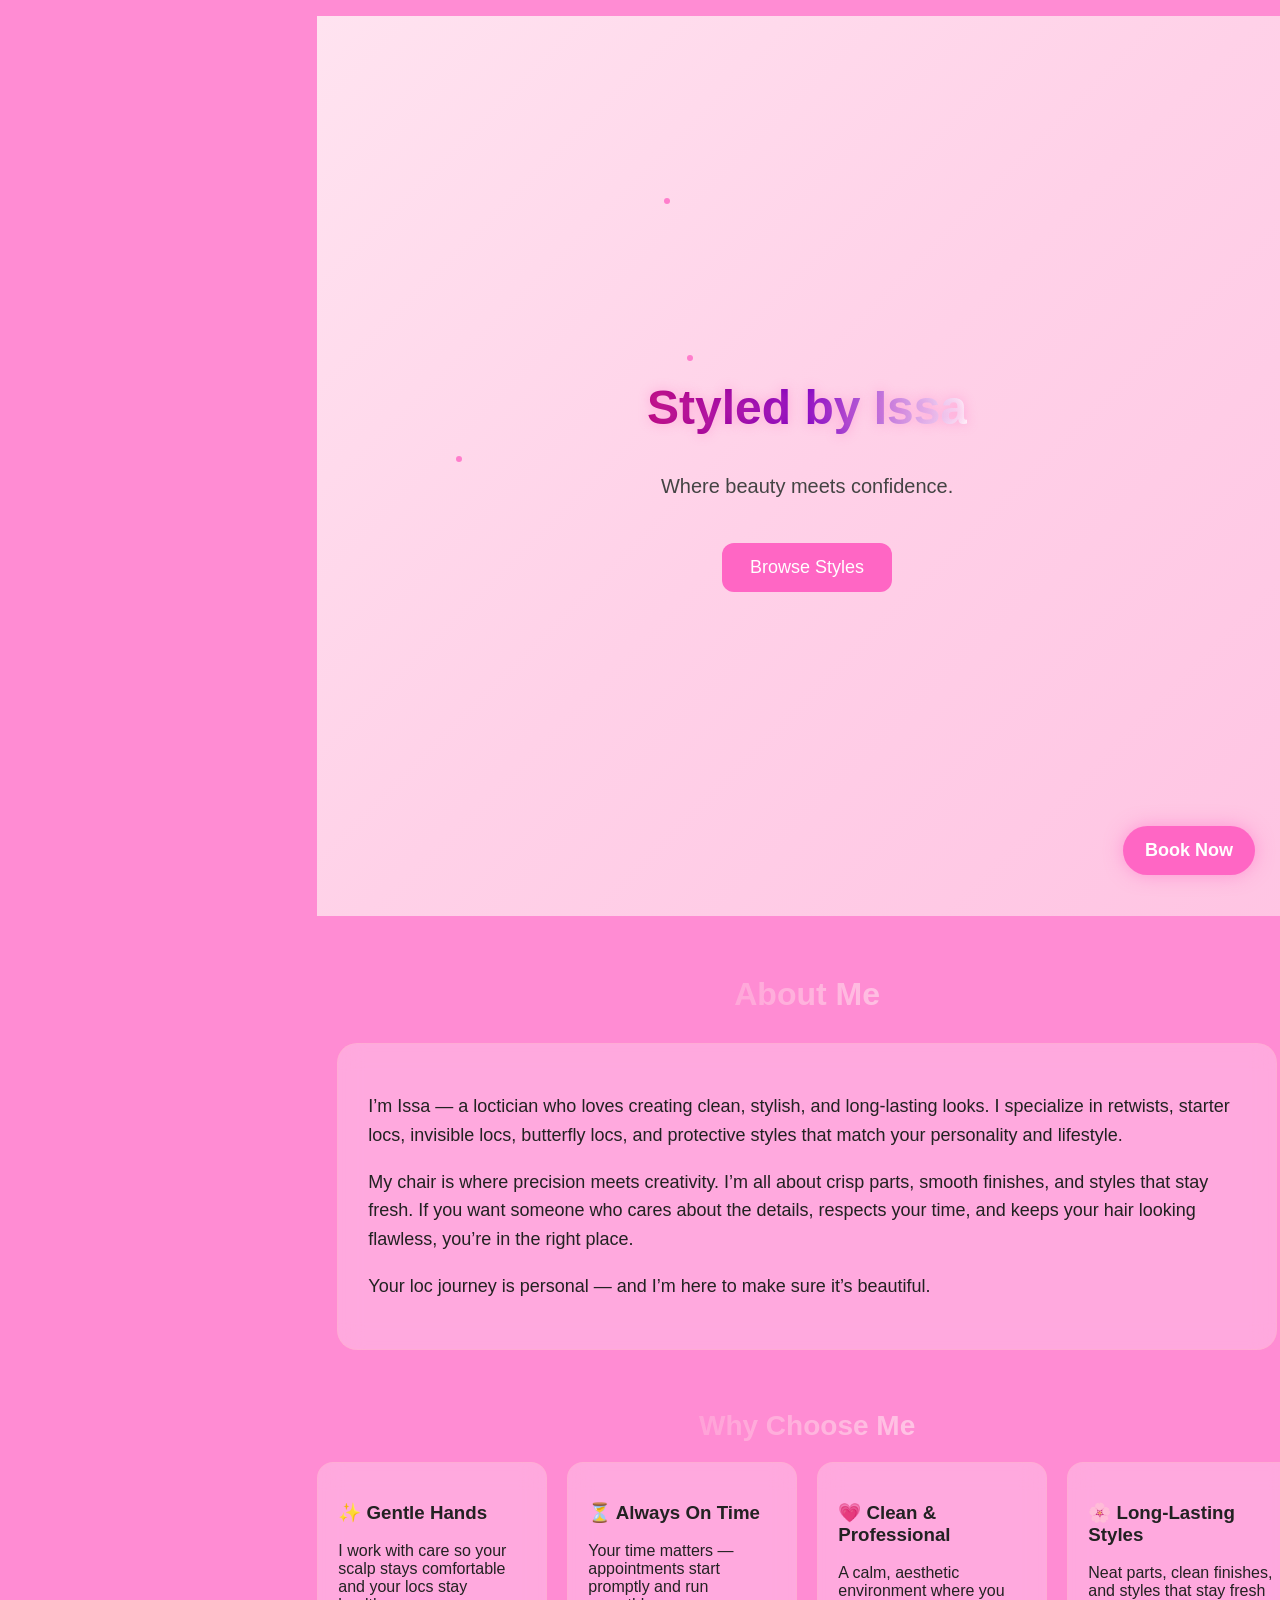
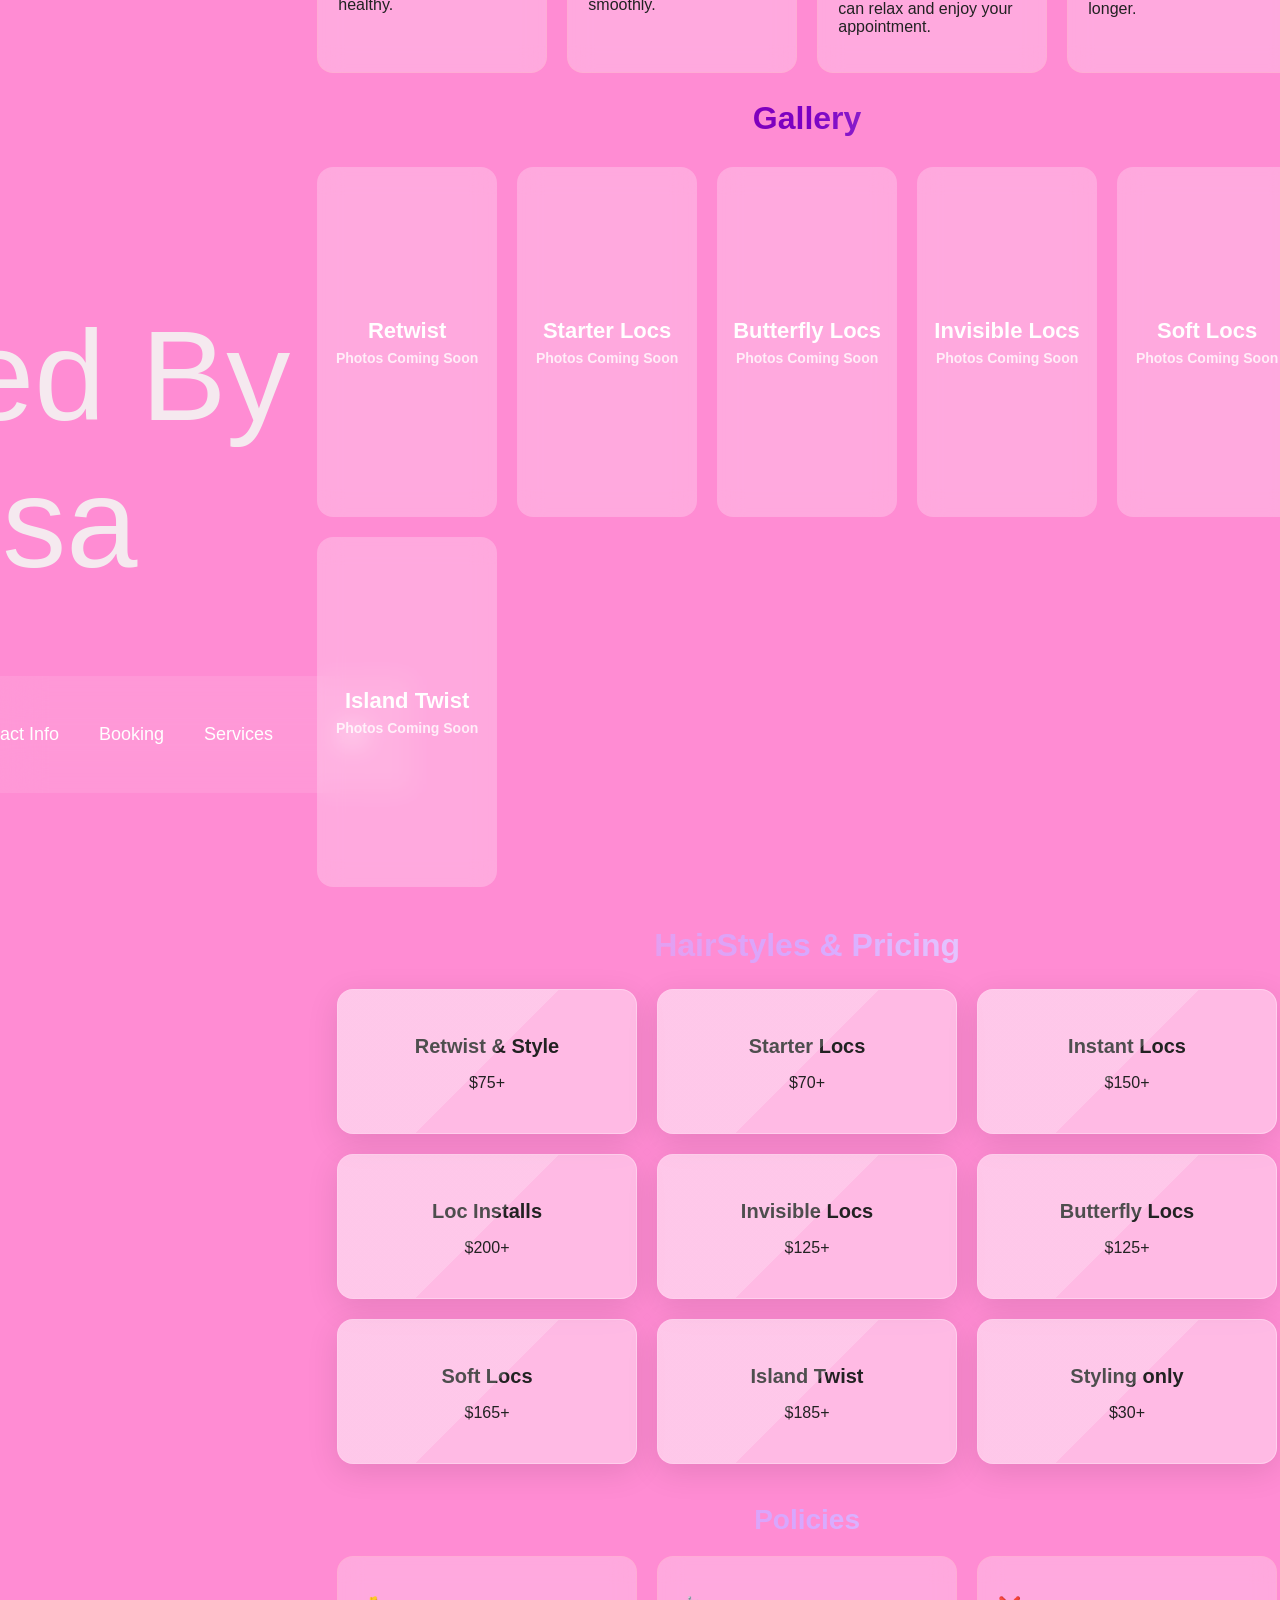
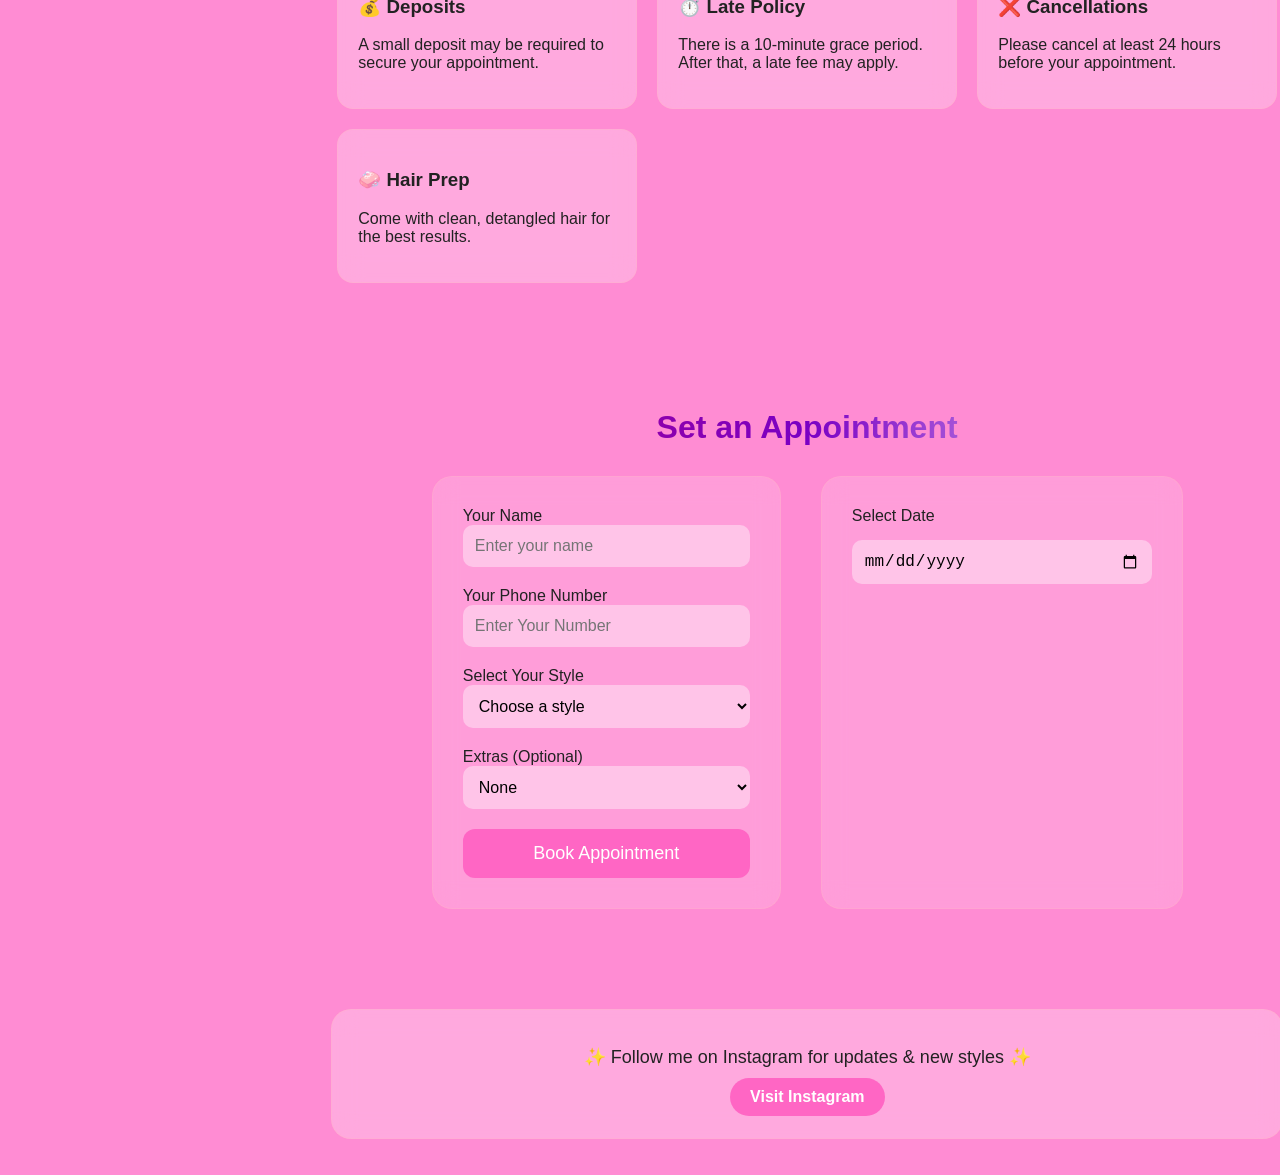
<file: index.html>
<!DOCTYPE html>
<!--[if lt IE 7]>      <html class="no-js lt-ie9 lt-ie8 lt-ie7"> <![endif]-->
<!--[if IE 7]>         <html class="no-js lt-ie9 lt-ie8"> <![endif]-->
<!--[if IE 8]>         <html class="no-js lt-ie9"> <![endif]-->
<!--[if gt IE 8]>      <html class="no-js"> <!--<![endif]-->
<html>
    <head>
        <meta charset="utf-8">
        <meta http-equiv="X-UA-Compatible" content="IE=edge">
        <title>Issa Locs</title>
        <meta name="description" content="">
        <meta name="viewport" content="width=device-width, initial-scale=1.0">
        <link rel="stylesheet" href="style.css">
    </head>

    <body>
        <div class="loading-screen">
    <div class="loading-text">Loading your glam ✨</div>
</div>

        <div class="scroll-indicator"></div>

        <header>
             <div class="nav-logo">Styled By Issa</div>
    <nav class="navbar">



    <ul class="nav-links">
        <li><a href="#home">Home</a></li>
        <li><a href="#gallery">Gallery</a></li>
        <li><a href="#contact">Contact Info</a></li>
        <li><a href="#booking">Booking</a></li>
        <li><a href="#services">Services</a></li>
    </ul>
 

    <div class="nav-toggle" id="mobile-menu">
        <div class="hamburger-icon">
            <span class="bar"></span>
            <span class="bar"></span>
            <span class="bar"></span>
        </div>
        <div class="dropdown-menu" id="dropdown-content">
            <button id="theme-toggle" class="theme-btn">
                <span id="theme icon">☀️</span> Light Mode
            </button>
        </div>
    </div>
</nav>

        </header>
        <main>
            <section id="home" class="home-section">
    <div class="hero-content fade-up">
        <h1 class="hero-title shimmer-text-3 ">Styled by Issa</h1>
        <p class="hero-subtitle">Where beauty meets confidence.</p>
        <button class="hero-btn shimmer-btn">Browse Styles</button>
    </div>
</section>
<section id="about" class="about-section fade-up">
    <h2 class="section-title shimmer-text ">About Me</h2>

    <div class="about-card slide-left">
        <p>
            I’m Issa — a loctician who loves creating clean, stylish, and long‑lasting looks.
            I specialize in retwists, starter locs, invisible locs, butterfly locs, and protective
            styles that match your personality and lifestyle.
        </p>

        <p>
            My chair is where precision meets creativity. I’m all about crisp parts, smooth finishes,
            and styles that stay fresh. If you want someone who cares about the details, respects your
            time, and keeps your hair looking flawless, you’re in the right place.
        </p>

        <p>
            Your loc journey is personal — and I’m here to make sure it’s beautiful.
        </p>
    </div>
</section>
<div class="why-choose fade-up">
    <h2 class="mini-title shimmer-text">Why Choose Me</h2>

    <div class="why-grid">
        <div class="why-card slide-left">
            <h3>✨ Gentle Hands</h3>
            <p>I work with care so your scalp stays comfortable and your locs stay healthy.</p>
        </div>

        <div class="why-card slide-right">
            <h3>⏳ Always On Time</h3>
            <p>Your time matters — appointments start promptly and run smoothly.</p>
        </div>

        <div class="why-card slide-left">
            <h3>💗 Clean & Professional</h3>
            <p>A calm, aesthetic environment where you can relax and enjoy your appointment.</p>
        </div>

        <div class="why-card slide-right">
            <h3>🌸 Long‑Lasting Styles</h3>
            <p>Neat parts, clean finishes, and styles that stay fresh longer.</p>
        </div>
    </div>
</div>


         <section id="gallery" class="gallery-section fade-up">
    <h2 class="section-title shimmer-text-3">Gallery</h2>

    <div class="gallery-grid">

        <div class="gallery-card slide-left">
            <div class="placeholder">Retwist<br><span>Photos Coming Soon</span></div>
        </div>

        <div class="gallery-card slide-right">
            <div class="placeholder">Starter Locs<br><span>Photos Coming Soon</span></div>
        </div>

        <div class="gallery-card slide-left">
            <div class="placeholder">Butterfly Locs<br><span>Photos Coming Soon</span></div>
        </div>

        <div class="gallery-card slide-right">
            <div class="placeholder">Invisible Locs<br><span>Photos Coming Soon</span></div>
        </div>

        <div class="gallery-card slide-left">
            <div class="placeholder">Soft Locs<br><span>Photos Coming Soon</span></div>
        </div>

        <div class="gallery-card slide-right">
            <div class="placeholder">Island Twist<br><span>Photos Coming Soon</span></div>
        </div>

    </div>
</section>

         
        <section id="services" class="services-section glow-hover">
            <h2 class="mini-title shimmer-text-2"> HairStyles & Pricing</h2>

            <div class="services-grid">
                <div class="service-card">
                    <h3>Retwist & Style</h3>
                    <p class="serivce-price">$75+</p>
                </div>
                <div class="service-card">
                    <h3>Starter Locs</h3>
                    <p class="serivce-price">$70+</p>
                </div>
                <div class="service-card">
                <h3>Instant Locs</h3>
                <p class="serivce-price">$150+</p>
                </div>
                <div class="service-card">
                <h3>Loc Installs</h3>
                <p class="serivce-price">$200+</p>
                </div>
                <div class="service-card">
                <h3>Invisible Locs</h3>
                <p class="serivce-price">$125+</p>
                </div>
                <div class="service-card">
                <h3>Butterfly Locs</h3>
                <p class="serivce-price">$125+</p>
                </div>
                <div class="service-card">
                <h3>Soft Locs </h3>
                <p class="serivce-price">$165+</p>
                </div>
                <div class="service-card">
                <h3>Island Twist</h3>
                <p class="serivce-price">$185+</p>
                </div>
                <div class="service-card">
                <h3>Styling only</h3>
                <p class="serivce-price">$30+</p>
                </div>
            </div>
        </section>
        <div class="policies-block fade-up">
    <h2 class="mini-title shimmer-text-2">Policies</h2>

    <div class="policies-grid">

        <div class="policy-card slide-left">
            <h3>💰 Deposits</h3>
            <p>A small deposit may be required to secure your appointment.</p>
        </div>

        <div class="policy-card slide-right">
            <h3>⏱️ Late Policy</h3>
            <p>There is a 10-minute grace period. After that, a late fee may apply.</p>
        </div>

        <div class="policy-card slide-left">
            <h3>❌ Cancellations</h3>
            <p>Please cancel at least 24 hours before your appointment.</p>
        </div>

        <div class="policy-card slide-right">
            <h3>🧼 Hair Prep</h3>
            <p>Come with clean, detangled hair for the best results.</p>
        </div>

    </div>
</div>

       <section id="booking" class="booking-section">

    <h2 class="section-title shimmer-text-3 ">Set an Appointment</h2>

        <div class="booking-wrapper">

   <form class="booking-form slide-left">


        <!-- Name & Number-->
        <div class="form-group">
            <label>Your Name</label>
            <input type="text" placeholder="Enter your name" required>
        </div>
        <div class="form-group">
            <label>Your Phone Number</label>
            <input type="text" placeholder="Enter Your Number" required>
        </div>

        <!-- Style Selection -->
        <div class="form-group">
            <label>Select Your Style</label>
            <select required>
                <option value="">Choose a style</option>
                <option value="retwist">Retwist</option>
                <option value="starter-locs">Starter Locs</option>
                <option value="instant-locs">instant Locs</option>
                <option value="invisible-locs">Invisible Locs</option>
                <option value="butterfly-locs">Butterfly Locs</option>
                <option value="soft-locs">Soft Locs</option>
                <option value="island-locs">Island Locs</option>
            </select>
        </div>

        <!-- Extra Options -->
        <div class="form-group">
            <label>Extras (Optional)</label>
            <select>
                <option value="">None</option>
                <option value="trim">Trim (+$10)</option>
                <option value="deep-condition">Deep Condition & Washing (+$15)</option>
                <option value="reschedule">Reschedule Fee (+$20)</option>
            </select>
        </div>
<!-- Submit -->
        <button type="submit" class="booking-btn shimmer-btn">Book Appointment</button>

    </form>
        <!-- Calendar -->
       <div class="calendar-box slide-right">

            <label>Select Date</label>
            <input type="date" class="calendar-input" required>
        </div>

    </div>
</section>
<div class="social-banner fade-up">
    <p>✨ Follow me on Instagram for updates & new styles ✨</p>
    <a href="#" class="social-banner-btn shimmer-btn">Visit Instagram</a>
</div>

        </main>
        <footer>
        <section id="contact" class="contact-section fade-up">

            <h2 class="mini-title shimmer-text">Get in Touch with Me</h2>
            <p class="contact-subtitle">Ready to Book or have questions? Reach out or connect with me on social media!</p>

            <div class="contact-container">
                <div class="contact-info">
                    <h3>Contact Details</h3>
                    <p> Location: Marianna, Fl & Surrounding areas</p>
                    <p> Phone: +1 (850) 000-0000</p>
                    <p>Email: info@meshahair.com</p>
                    <div class="social-icons  float-soft">
                    <div class="footer-bottom fade-up">
    <p class="footer-brand">MeSha Hair Studio ✨</p>

    <div class="footer-links float-soft">
        <a href="#home">Home</a>
        <a href="#services">Services</a>
        <a href="#booking">Booking</a>
        <a href="#gallery">Gallery</a>
    </div>

    <p class="footer-copy">© 2024 MeSha Hair — All Rights Reserved</p>
</div>
    
    <a href="#" class="social-icon float-soft">
        <!-- Instagram -->
        <svg viewBox="0 0 24 24">
            <path d="M7 2C4.2 2 2 4.2 2 7v10c0 2.8 2.2 5 5 5h10c2.8 0 5-2.2 5-5V7c0-2.8-2.2-5-5-5H7zm10 2c1.7 0 3 1.3 3 3v10c0 1.7-1.3 3-3 3H7c-1.7 0-3-1.3-3-3V7c0-1.7 1.3-3 3-3h10zm-5 3.5A4.5 4.5 0 1 0 16.5 12 4.5 4.5 0 0 0 12 7.5zm0 7.3A2.8 2.8 0 1 1 14.8 12 2.8 2.8 0 0 1 12 14.8zm4.8-8.6a1.1 1.1 0 1 1-1.1-1.1 1.1 1.1 0 0 1 1.1 1.1z"/>
        </svg>
    </a>
    <a href="#" class="social-icon float-soft">
        <!-- Facebook -->
        <svg viewBox="0 0 24 24">
            <path d="M22 12a10 10 0 1 0-11.5 9.9v-7h-2v-3h2v-2.3c0-2 1.2-3.1 3-3.1.9 0 1.8.1 1.8.1v2h-1c-1 0-1.3.6-1.3 1.2V12h2.3l-.4 3h-1.9v7A10 10 0 0 0 22 12z"/>
        </svg>
    </a>
    <a href="#" class="social-icon float-soft">
        <!-- TikTok -->
        <svg viewBox="0 0 24 24">
            <path d="M12 2h2.1c.2 1.7 1.4 3.1 3 3.6v2.1c-1.1-.1-2.2-.5-3.1-1.1v6.4c0 3-2.4 5.4-5.4 5.4S3.2 16 3.2 13s2.4-5.4 5.4-5.4c.5 0 1 .1 1.4.2v2.2c-.4-.2-.9-.3-1.4-.3-1.8 0-3.2 1.4-3.2 3.2s1.4 3.2 3.2 3.2 3.2-1.4 3.2-3.2V2z"/>
        </svg>
    </a>
</div>

                </div>
            </div>
        </section>
        </footer>
        <script src="hair.js" async defer></script>
        <div class="floating-book fade-up">
    Book Now
</div>
<div class="sparkle-container"></div>

    </body>
</html>
</file>
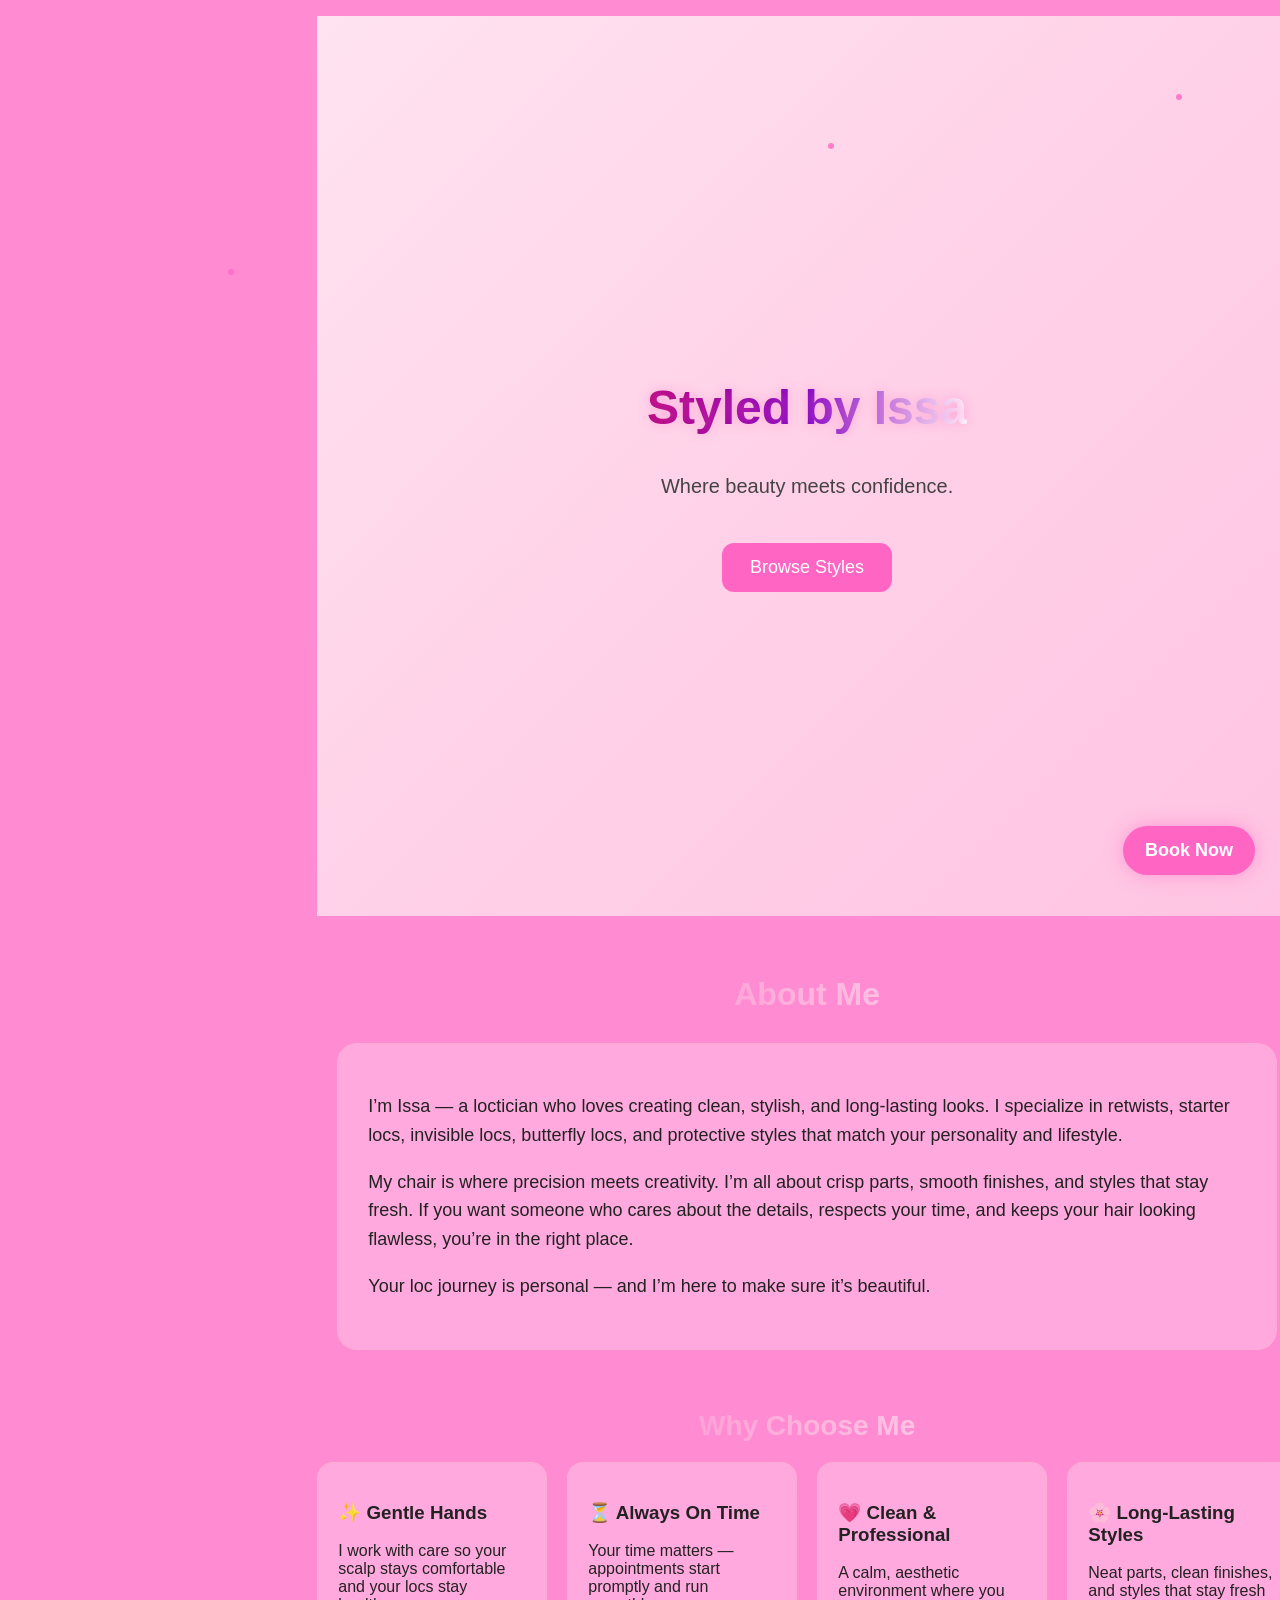
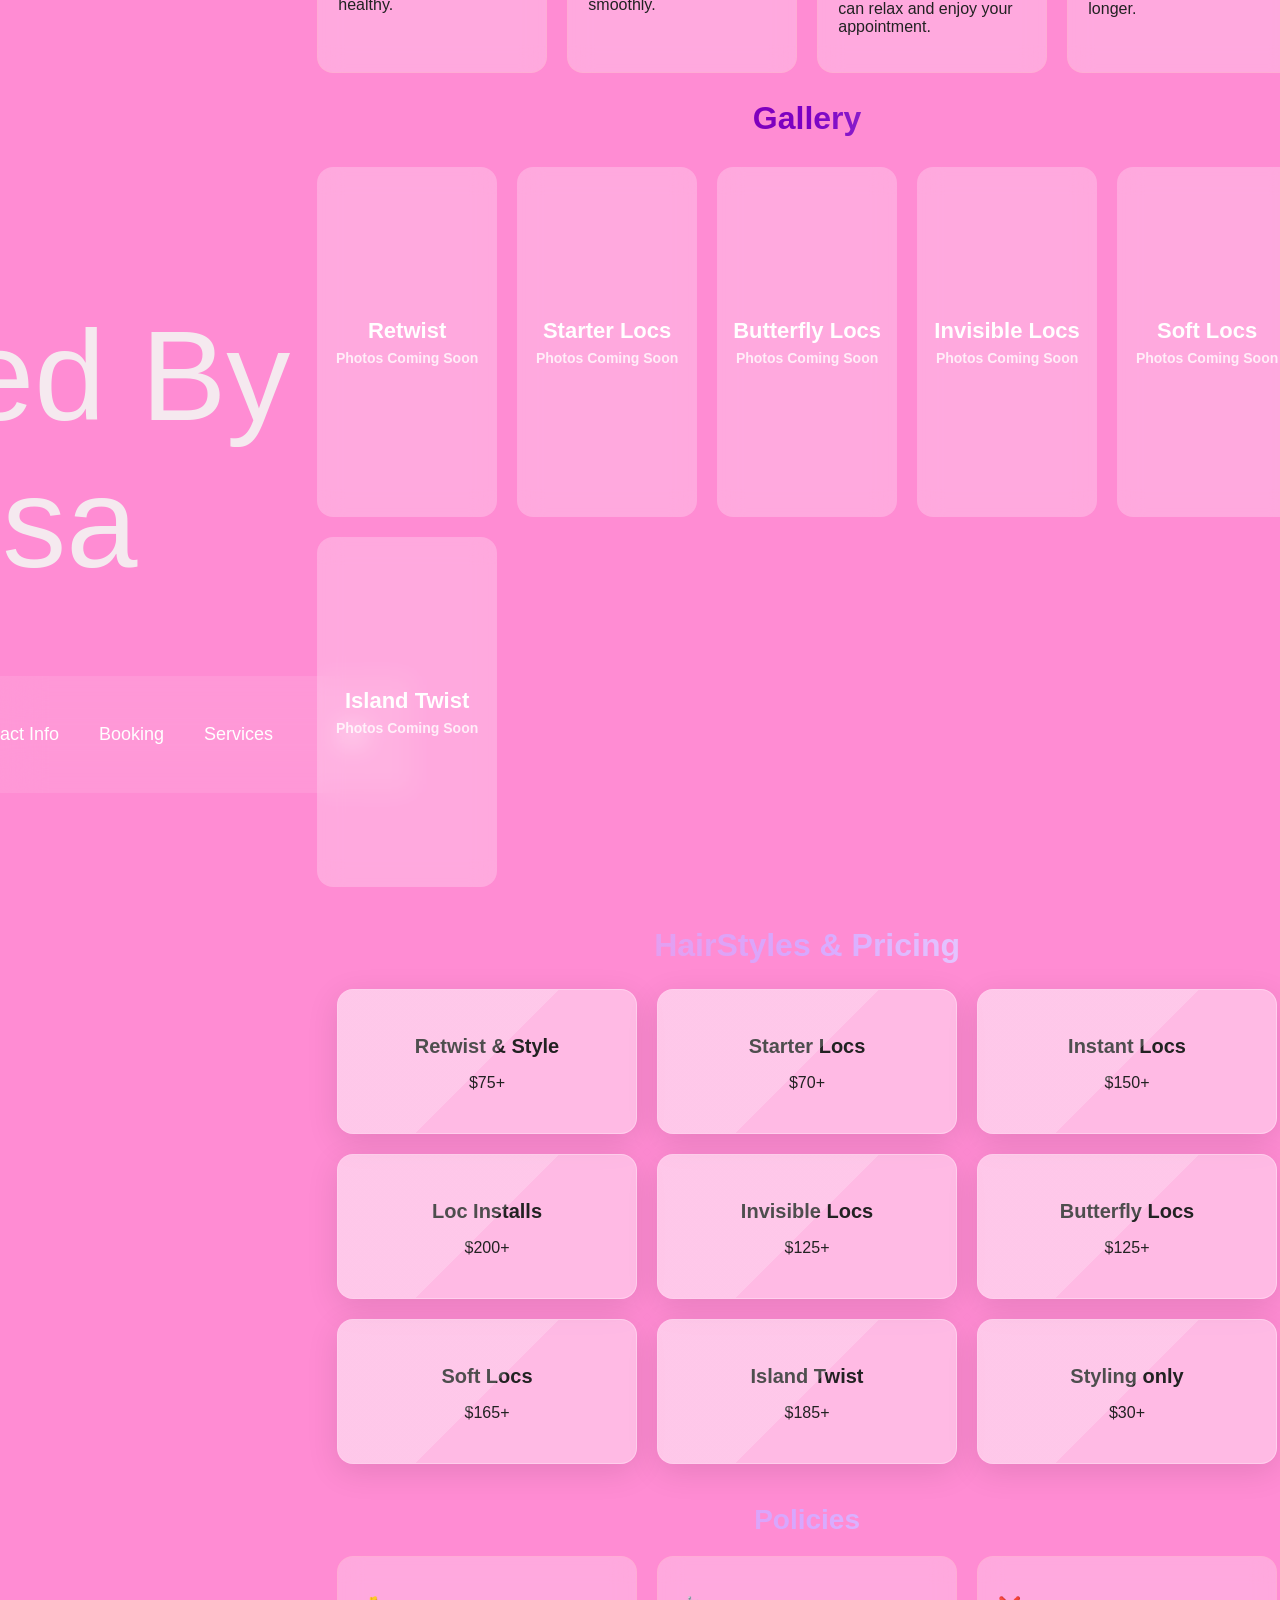
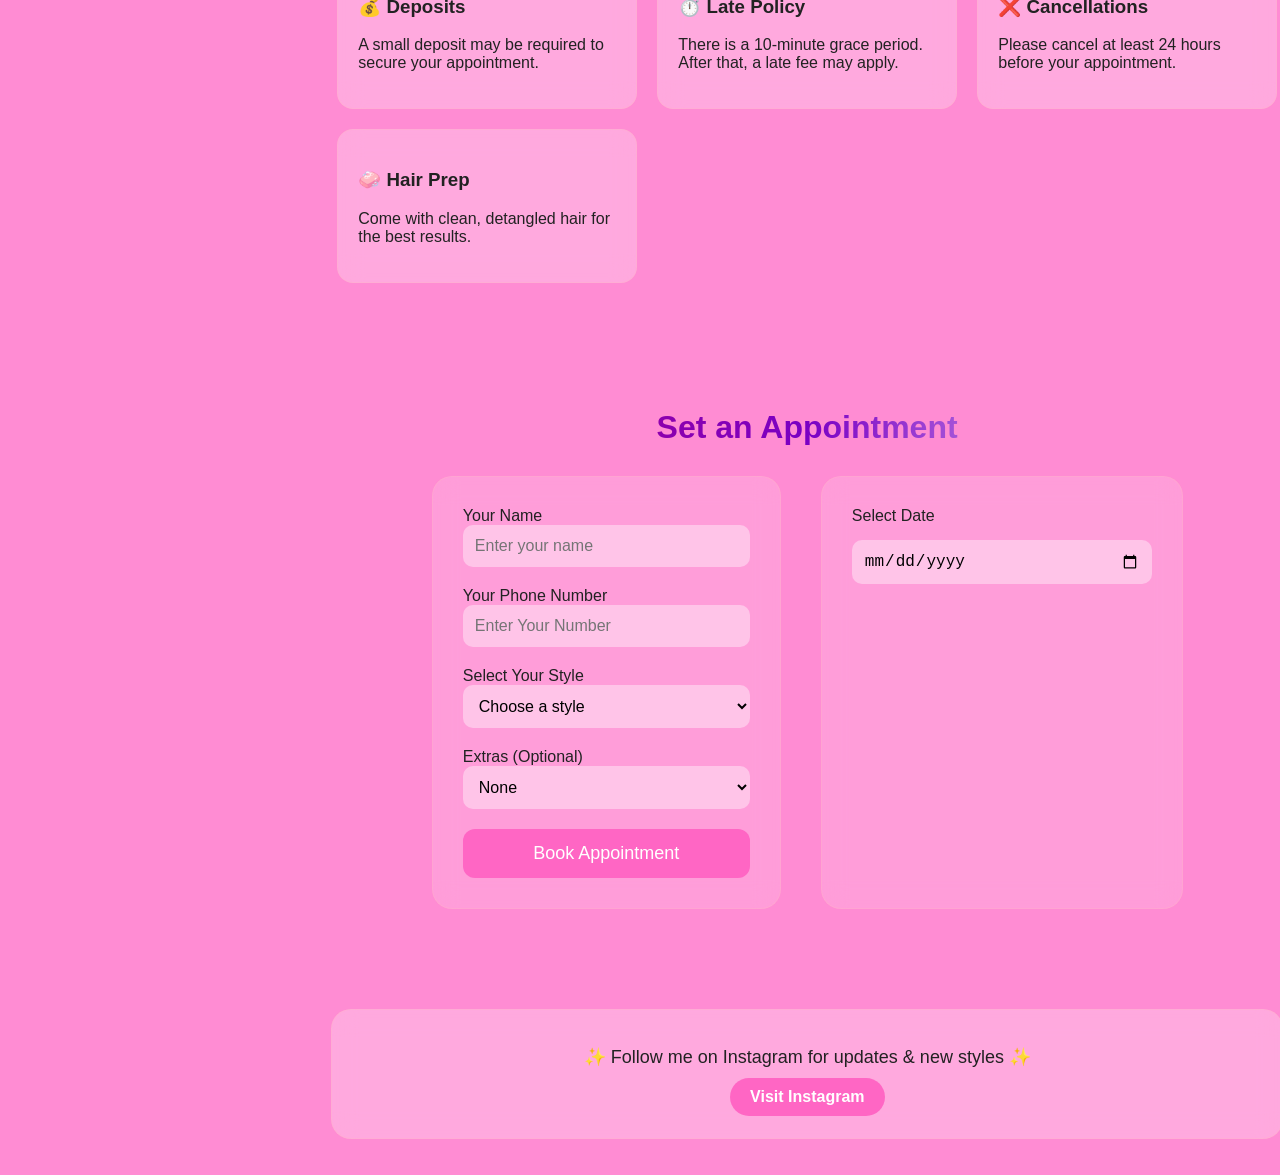
<file: MesshaHair.html>
<!DOCTYPE html>
<!--[if lt IE 7]>      <html class="no-js lt-ie9 lt-ie8 lt-ie7"> <![endif]-->
<!--[if IE 7]>         <html class="no-js lt-ie9 lt-ie8"> <![endif]-->
<!--[if IE 8]>         <html class="no-js lt-ie9"> <![endif]-->
<!--[if gt IE 8]>      <html class="no-js"> <!--<![endif]-->
<html>
    <head>
        <meta charset="utf-8">
        <meta http-equiv="X-UA-Compatible" content="IE=edge">
        <title>Issa Locs</title>
        <meta name="description" content="">
        <meta name="viewport" content="width=device-width, initial-scale=1.0">
        <link rel="stylesheet" href="style.css">
    </head>

    <body>
        <div class="loading-screen">
    <div class="loading-text">Loading your glam ✨</div>
</div>

        <div class="scroll-indicator"></div>

        <header>
             <div class="nav-logo">Styled By Issa</div>
    <nav class="navbar">



    <ul class="nav-links">
        <li><a href="#home">Home</a></li>
        <li><a href="#gallery">Gallery</a></li>
        <li><a href="#contact">Contact Info</a></li>
        <li><a href="#booking">Booking</a></li>
        <li><a href="#services">Services</a></li>
    </ul>
 

    <div class="nav-toggle" id="mobile-menu">
        <div class="hamburger-icon">
            <span class="bar"></span>
            <span class="bar"></span>
            <span class="bar"></span>
        </div>
        <div class="dropdown-menu" id="dropdown-content">
            <button id="theme-toggle" class="theme-btn">
                <span id="theme icon">☀️</span> Light Mode
            </button>
        </div>
    </div>
</nav>

        </header>
        <main>
            <section id="home" class="home-section">
    <div class="hero-content fade-up">
        <h1 class="hero-title shimmer-text-3 ">Styled by Issa</h1>
        <p class="hero-subtitle">Where beauty meets confidence.</p>
        <button class="hero-btn shimmer-btn">Browse Styles</button>
    </div>
</section>
<section id="about" class="about-section fade-up">
    <h2 class="section-title shimmer-text ">About Me</h2>

    <div class="about-card slide-left">
        <p>
            I’m Issa — a loctician who loves creating clean, stylish, and long‑lasting looks.
            I specialize in retwists, starter locs, invisible locs, butterfly locs, and protective
            styles that match your personality and lifestyle.
        </p>

        <p>
            My chair is where precision meets creativity. I’m all about crisp parts, smooth finishes,
            and styles that stay fresh. If you want someone who cares about the details, respects your
            time, and keeps your hair looking flawless, you’re in the right place.
        </p>

        <p>
            Your loc journey is personal — and I’m here to make sure it’s beautiful.
        </p>
    </div>
</section>
<div class="why-choose fade-up">
    <h2 class="mini-title shimmer-text">Why Choose Me</h2>

    <div class="why-grid">
        <div class="why-card slide-left">
            <h3>✨ Gentle Hands</h3>
            <p>I work with care so your scalp stays comfortable and your locs stay healthy.</p>
        </div>

        <div class="why-card slide-right">
            <h3>⏳ Always On Time</h3>
            <p>Your time matters — appointments start promptly and run smoothly.</p>
        </div>

        <div class="why-card slide-left">
            <h3>💗 Clean & Professional</h3>
            <p>A calm, aesthetic environment where you can relax and enjoy your appointment.</p>
        </div>

        <div class="why-card slide-right">
            <h3>🌸 Long‑Lasting Styles</h3>
            <p>Neat parts, clean finishes, and styles that stay fresh longer.</p>
        </div>
    </div>
</div>


         <section id="gallery" class="gallery-section fade-up">
    <h2 class="section-title shimmer-text-3">Gallery</h2>

    <div class="gallery-grid">

        <div class="gallery-card slide-left">
            <div class="placeholder">Retwist<br><span>Photos Coming Soon</span></div>
        </div>

        <div class="gallery-card slide-right">
            <div class="placeholder">Starter Locs<br><span>Photos Coming Soon</span></div>
        </div>

        <div class="gallery-card slide-left">
            <div class="placeholder">Butterfly Locs<br><span>Photos Coming Soon</span></div>
        </div>

        <div class="gallery-card slide-right">
            <div class="placeholder">Invisible Locs<br><span>Photos Coming Soon</span></div>
        </div>

        <div class="gallery-card slide-left">
            <div class="placeholder">Soft Locs<br><span>Photos Coming Soon</span></div>
        </div>

        <div class="gallery-card slide-right">
            <div class="placeholder">Island Twist<br><span>Photos Coming Soon</span></div>
        </div>

    </div>
</section>

         
        <section id="services" class="services-section glow-hover">
            <h2 class="mini-title shimmer-text-2"> HairStyles & Pricing</h2>

            <div class="services-grid">
                <div class="service-card">
                    <h3>Retwist & Style</h3>
                    <p class="serivce-price">$75+</p>
                </div>
                <div class="service-card">
                    <h3>Starter Locs</h3>
                    <p class="serivce-price">$70+</p>
                </div>
                <div class="service-card">
                <h3>Instant Locs</h3>
                <p class="serivce-price">$150+</p>
                </div>
                <div class="service-card">
                <h3>Loc Installs</h3>
                <p class="serivce-price">$200+</p>
                </div>
                <div class="service-card">
                <h3>Invisible Locs</h3>
                <p class="serivce-price">$125+</p>
                </div>
                <div class="service-card">
                <h3>Butterfly Locs</h3>
                <p class="serivce-price">$125+</p>
                </div>
                <div class="service-card">
                <h3>Soft Locs </h3>
                <p class="serivce-price">$165+</p>
                </div>
                <div class="service-card">
                <h3>Island Twist</h3>
                <p class="serivce-price">$185+</p>
                </div>
                <div class="service-card">
                <h3>Styling only</h3>
                <p class="serivce-price">$30+</p>
                </div>
            </div>
        </section>
        <div class="policies-block fade-up">
    <h2 class="mini-title shimmer-text-2">Policies</h2>

    <div class="policies-grid">

        <div class="policy-card slide-left">
            <h3>💰 Deposits</h3>
            <p>A small deposit may be required to secure your appointment.</p>
        </div>

        <div class="policy-card slide-right">
            <h3>⏱️ Late Policy</h3>
            <p>There is a 10-minute grace period. After that, a late fee may apply.</p>
        </div>

        <div class="policy-card slide-left">
            <h3>❌ Cancellations</h3>
            <p>Please cancel at least 24 hours before your appointment.</p>
        </div>

        <div class="policy-card slide-right">
            <h3>🧼 Hair Prep</h3>
            <p>Come with clean, detangled hair for the best results.</p>
        </div>

    </div>
</div>

       <section id="booking" class="booking-section">

    <h2 class="section-title shimmer-text-3 ">Set an Appointment</h2>

        <div class="booking-wrapper">

   <form class="booking-form slide-left">


        <!-- Name & Number-->
        <div class="form-group">
            <label>Your Name</label>
            <input type="text" placeholder="Enter your name" required>
        </div>
        <div class="form-group">
            <label>Your Phone Number</label>
            <input type="text" placeholder="Enter Your Number" required>
        </div>

        <!-- Style Selection -->
        <div class="form-group">
            <label>Select Your Style</label>
            <select required>
                <option value="">Choose a style</option>
                <option value="retwist">Retwist</option>
                <option value="starter-locs">Starter Locs</option>
                <option value="instant-locs">instant Locs</option>
                <option value="invisible-locs">Invisible Locs</option>
                <option value="butterfly-locs">Butterfly Locs</option>
                <option value="soft-locs">Soft Locs</option>
                <option value="island-locs">Island Locs</option>
            </select>
        </div>

        <!-- Extra Options -->
        <div class="form-group">
            <label>Extras (Optional)</label>
            <select>
                <option value="">None</option>
                <option value="trim">Trim (+$10)</option>
                <option value="deep-condition">Deep Condition & Washing (+$15)</option>
                <option value="reschedule">Reschedule Fee (+$20)</option>
            </select>
        </div>
<!-- Submit -->
        <button type="submit" class="booking-btn shimmer-btn">Book Appointment</button>

    </form>
        <!-- Calendar -->
       <div class="calendar-box slide-right">

            <label>Select Date</label>
            <input type="date" class="calendar-input" required>
        </div>

    </div>
</section>
<div class="social-banner fade-up">
    <p>✨ Follow me on Instagram for updates & new styles ✨</p>
    <a href="#" class="social-banner-btn shimmer-btn">Visit Instagram</a>
</div>

        </main>
        <footer>
        <section id="contact" class="contact-section fade-up">

            <h2 class="mini-title shimmer-text">Get in Touch with Me</h2>
            <p class="contact-subtitle">Ready to Book or have questions? Reach out or connect with me on social media!</p>

            <div class="contact-container">
                <div class="contact-info">
                    <h3>Contact Details</h3>
                    <p> Location: Marianna, Fl & Surrounding areas</p>
                    <p> Phone: +1 (850) 000-0000</p>
                    <p>Email: info@meshahair.com</p>
                    <div class="social-icons  float-soft">
                    <div class="footer-bottom fade-up">
    <p class="footer-brand">MeSha Hair Studio ✨</p>

    <div class="footer-links float-soft">
        <a href="#home">Home</a>
        <a href="#services">Services</a>
        <a href="#booking">Booking</a>
        <a href="#gallery">Gallery</a>
    </div>

    <p class="footer-copy">© 2024 MeSha Hair — All Rights Reserved</p>
</div>
    
    <a href="#" class="social-icon float-soft">
        <!-- Instagram -->
        <svg viewBox="0 0 24 24">
            <path d="M7 2C4.2 2 2 4.2 2 7v10c0 2.8 2.2 5 5 5h10c2.8 0 5-2.2 5-5V7c0-2.8-2.2-5-5-5H7zm10 2c1.7 0 3 1.3 3 3v10c0 1.7-1.3 3-3 3H7c-1.7 0-3-1.3-3-3V7c0-1.7 1.3-3 3-3h10zm-5 3.5A4.5 4.5 0 1 0 16.5 12 4.5 4.5 0 0 0 12 7.5zm0 7.3A2.8 2.8 0 1 1 14.8 12 2.8 2.8 0 0 1 12 14.8zm4.8-8.6a1.1 1.1 0 1 1-1.1-1.1 1.1 1.1 0 0 1 1.1 1.1z"/>
        </svg>
    </a>
    <a href="#" class="social-icon float-soft">
        <!-- Facebook -->
        <svg viewBox="0 0 24 24">
            <path d="M22 12a10 10 0 1 0-11.5 9.9v-7h-2v-3h2v-2.3c0-2 1.2-3.1 3-3.1.9 0 1.8.1 1.8.1v2h-1c-1 0-1.3.6-1.3 1.2V12h2.3l-.4 3h-1.9v7A10 10 0 0 0 22 12z"/>
        </svg>
    </a>
    <a href="#" class="social-icon float-soft">
        <!-- TikTok -->
        <svg viewBox="0 0 24 24">
            <path d="M12 2h2.1c.2 1.7 1.4 3.1 3 3.6v2.1c-1.1-.1-2.2-.5-3.1-1.1v6.4c0 3-2.4 5.4-5.4 5.4S3.2 16 3.2 13s2.4-5.4 5.4-5.4c.5 0 1 .1 1.4.2v2.2c-.4-.2-.9-.3-1.4-.3-1.8 0-3.2 1.4-3.2 3.2s1.4 3.2 3.2 3.2 3.2-1.4 3.2-3.2V2z"/>
        </svg>
    </a>
</div>

                </div>
            </div>
        </section>
        </footer>
        <script src="hair.js" async defer></script>
        <div class="floating-book fade-up">
    Book Now
</div>
<div class="sparkle-container"></div>

    </body>
</html>
</file>
<file: style.css>
body {
    font-family: Arial, Helvetica, sans-serif;
    background: var(--bg);
    color: var(--text);
    transition: background 0.3s ease, color 0.3s ease;
    display: flex;
    justify-content: center;
    align-items: center;
    min-height: 100vh;
    margin: 0;
    padding: 16px;
}
.scroll-indicator {
    position: fixed;
    bottom: 20px;
    left: 50%;
    transform: translateX(-50%);
    width: 12px;
    height: 12px;
    background: #ff66c4;
    border-radius: 50%;
    box-shadow: 0 0 12px rgba(255, 102, 196, 0.8);
    opacity: 0;
    transition: opacity 0.5s ease;
    animation: pulse 1.5s infinite ease-in-out;
    z-index: 999;
}

@keyframes pulse {
    0% { transform: translateX(-50%) scale(1); }
    50% { transform: translateX(-50%) scale(1.4); }
    100% { transform: translateX(-50%) scale(1); }
}

.scroll-indicator.show {
    opacity: 1;
}

.loading-screen {
    position: fixed;
    top: 0;
    left: 0;
    width: 100%;
    height: 100%;
    background: linear-gradient(135deg, #ffb3dd, #ff8cd3, #ff66c4);
    display: flex;
    justify-content: center;
    align-items: center;
    z-index: 9999;
    opacity: 1;
    transition: opacity 0.8s ease;
}

.loading-text {
    font-size: 32px;
    font-weight: 700;
    color: white;
    text-shadow: 0 0 12px rgba(255, 255, 255, 0.6);
    animation: glowPulse 1.5s infinite ease-in-out;
}

@keyframes glowPulse {
    0% { transform: scale(1); opacity: 1; }
    50% { transform: scale(1.1); opacity: 0.7; }
    100% { transform: scale(1); opacity: 1; }
}

.loading-screen.hide {
    opacity: 0;
    pointer-events: none;
}


:root {
    --bg: #ff8cd3;
    --text: #222;
    --nav-bg: rgba(255, 255, 255, 0.4);
}

/* DARK ROSE THEME */
.dark-rose {
    --bg: #2b001f;
    --text: #ffd6e8;
    --nav-bg: rgba(255, 182, 193, 0.2);
}

html{
    scroll-behavior: smooth;
}

.navbar {
    width: 100%;
    display: flex;
    justify-content: space-between;
    align-items: center;
    background: rgba(255, 255, 255, 0.11);
    backdrop-filter: blur(20px);
    border-radius: 5px;
    margin: 80px auto;
    max-width: 1200px;
    padding: 1rem 3rem;
}



.nav-logo {
   text-align: center;
    color: #f5ecf0f9 ;
   font-size: clamp(48px, 10vw, 150px);
    font-weight: 40;
}

.nav-links {
    display: flex;
    gap: 40px;
    list-style: none;
    padding: 6px;
    border-radius: 8px;
}
.nav-links a{
    text-decoration: none;
    color: rgb(255, 255, 255);
}
.nav-links :hover{
    color: #2b001f;
}


.nav-links li {
    cursor: pointer;
    padding: 10px 0;
    font-size: 18px;
    transition: 0.2s ease;
}

.nav-links li:hover {
    color: #ff66c4; /* soft pink highlight */
    text-decoration: underline 3px solid;
    
}
.nav-toggle {
  position: relative;
    cursor: pointer;
}

.hamburger-icon{
    display: flex;
    flex-direction: column;
    gap: 4px;
}

.hamburger-icon .bar {
    width: 25px;
    height: 3px;
    background-color: white;
}
#theme-toggle{
    background: transparent;
    border: none;
    outline: none;
    box-shadow: none;
}
.dropdown-menu{
    display: none;
    position: absolute;
    right: 0;
    top: 45px;
    background: var(--nav-bg);
    backdrop-filter:blur(15px);
    border: 0 solid rgba(255, 255, 255, 0.2);
    padding: 10px 15px;
    border-radius: 12px;
    box-shadow: none;


}

.nav-toggle.active .dropdown-menu{
    display: flex;
    flex-direction: column;
    gap: 40px;

}
.theme-btn {
    cursor: pointer;
    padding: 8px 0;
    font-size: 20px;
    transition: 0.3s ease;
}

.theme-btn:hover {
    color: #ff66c4;
}
/*fade-in while scrolling*/
.fade-up {
    opacity: 0;
    transform: translateY(40px);
    transition: all 0.8s ease;
}

.fade-up.show {
    opacity: 1;
    transform: translateY(0);
}
.glow-scroll {
    opacity: 0.4;
    transition: 0.6s ease;
}

.glow-scroll.show {
    opacity: 1;
    text-shadow: 0 0 12px #ff66c4;
}
/* SLIDE LEFT */
.slide-left {
    opacity: 0;
    transform: translateX(-120px);
    transition: all 0.8s ease;
}

.slide-left.show {
    opacity: 1;
    transform: translateX(0);
}

/* SLIDE RIGHT */
.slide-right {
    opacity: 0;
    transform: translateX(120px);
    transition: all 0.8s ease;
}

.slide-right.show {
    opacity: 1;
    transform: translateX(0);
}

/* SLIDE UP ANIMATION */
.slide-up {
    opacity: 0;
    transform: translateY(40px);
    transition: all 0.8s ease;
}

.slide-up.show {
    opacity: 1;
    transform: translateY(0);
}

.about-section {
    max-width: 1100px;
    margin: 60px auto;
    padding: 0 20px;
    text-align: center;
}

.about-card {
    background: rgba(255, 255, 255, 0.25);
    backdrop-filter: blur(12px);
    padding: 30px;
    border-radius: 20px;
    border: 1px solid rgba(255, 182, 193, 0.3);
    text-align: left;
    font-size: 18px;
    line-height: 1.6;
    color: var(--text);
}

.mini-title {
    text-align: center;
    font-size: 28px;
    margin-bottom: 20px;
    color: var(--text);
}

.why-grid {
    display: grid;
    grid-template-columns: repeat(auto-fit, minmax(230px, 1fr));
    gap: 20px;
    max-width: 1100px;
    margin: 0 auto;
}

.why-card {
    background: rgba(255, 255, 255, 0.25);
    backdrop-filter: blur(12px);
    padding: 20px;
    border-radius: 16px;
    border: 1px solid rgba(255, 182, 193, 0.3);
    text-align: left;
    transition: 0.3s ease;
}

.why-card:hover {
    transform: translateY(-6px);
    box-shadow: 0 0 18px rgba(255, 102, 196, 0.4);
}

.policies-block {
    max-width: 1100px;
    margin: 40px auto;
    padding: 0 20px;
}

.policies-grid {
    display: grid;
    grid-template-columns: repeat(auto-fit, minmax(230px, 1fr));
    gap: 20px;
}

.policy-card {
    background: rgba(255, 255, 255, 0.25);
    backdrop-filter: blur(12px);
    padding: 20px;
    border-radius: 16px;
    border: 1px solid rgba(255, 182, 193, 0.3);
    text-align: left;
    transition: 0.3s ease;
}

.policy-card:hover {
    transform: translateY(-6px);
    box-shadow: 0 0 18px rgba(255, 102, 196, 0.4);
}


.home-section {
    height: 100vh;
    display: flex;
    justify-content: center;
    align-items: center;
    position: relative;
    text-align: center;
    padding: 0 20px;

    background: linear-gradient(135deg, #ffe3f0, #ffd1e8, #ffc4e3);
    overflow: hidden;
}

/* HERO TEXT */
.hero-title {
    font-size: clamp(28px, 6vw, 48px);font-size: 48px;
    font-weight: 700;
    color: #ff2fa3;
    text-shadow: 0 0 12px rgba(255, 102, 196, 0.4);
}

.hero-subtitle {
    font-size: clamp(14px, 3.5vw, 20px);
    margin-top: 10px;
    color: #444;
}

/* BUTTON */
.hero-btn {
    margin-top: 25px;
    padding: 14px 28px;
    font-size: 18px;
    border-radius: 12px;
    background: #ff66c4;
    color: white;
    border: none;
    cursor: pointer;
    transition: 0.3s ease;
}

.hero-btn:hover {
    background: #ff2fa3;
    transform: translateY(-4px);
}



/*Gallery Grid*/

.gallery-grid {
    display: grid;
   grid-template-columns: repeat(auto-fit, minmax(180px, 1fr));
    gap: 20px;
}
.gallery-card {
    transition: transform 0.3s ease, box-shadow 0.3s ease;
}

.gallery-card:hover {
    transform: translateY(-8px) scale(1.03);
    box-shadow: 0 0 18px rgba(255, 102, 196, 0.5);
}

.placeholder {
    width: 100%;
   height: 60vw;
    max-height: 350px;
    background: rgba(255, 255, 255, 0.25);
    border-radius: 16px;
    backdrop-filter: blur(12px);
    display: flex;
    flex-direction: column;
    justify-content: center;
    align-items: center;
    font-size: 22px;
    color: white;
    text-align: center;
    font-weight: 600;
}

.placeholder span {
    font-size: 14px;
    opacity: 0.8;
    margin-top: 6px;
}



.contact-section {
    max-width: 1200px;
    margin: 60px auto;
    padding: 0 20px;
    color: var(--text);
    text-align: center;
}

.contact-section h2{
    font-size: 2.2rem;
    margin-bottom: 10px;
}

.contact-subtitle {
    margin-bottom: 40px;
    opacity: 0.8;
}

.contact-container {
    display: grid;
    grid-template-columns: repeat(auto-fit, minmax(220px, 1fr));
    gap: 30px;
    text-align: left;
}

.contact-info, .contact-form {
    background: var(--nav-bg, rgba (255, 255, 255, 0.2));
    backdrop-filter: blur(15px);
    border: 1px solid rgb(255, 255, 255, 0.2);
    padding: 30px;
    border-radius: 16px;
    box-shadow: 0 8px 24px rgba(0, 0, 0, 0.1);
}


.booking-section {
    padding: 60px 20px;
}

.section-title {
    text-align: center;
    font-size: 32px;
    margin-bottom: 30px;
}

.booking-wrapper {
    display: flex;
    justify-content: center;
    gap: 40px;
    flex-wrap: wrap;
}
.booking-form{
    max-width: 350px;
    background: rgb(255, 255, 255, 0.15);
    backdrop-filter:blur(12px);
    padding: 30px;
    border-radius: 20px;
    border: 1px solid rgba(255, 182, 193, 0.3);
}
/* CALENDAR BOX */
.calendar-box {
    width: 300px;
    background: rgba(255, 255, 255, 0.15);
    backdrop-filter: blur(12px);
    padding: 30px;
    border-radius: 20px;
    border: 1px solid rgba(255, 182, 193, 0.3);
    display: flex;
    flex-direction: column;
    gap: 15px;
}

.calendar-input {
    padding: 12px;
    border-radius: 10px;
    border: none;
    background: rgba(255, 255, 255, 0.4);
    font-size: 16px;
}

/* FORM ELEMENTS */
.form-group {
    display: flex;
    flex-direction: column;
    margin-bottom: 20px;
}

.booking-form input,
.booking-form select {
    padding: 12px;
    border-radius: 10px;
    border: none;
    background: rgba(255, 255, 255, 0.4);
    font-size: 16px;
}

.booking-btn {
    width: 100%;
    padding: 14px;
    border-radius: 12px;
    background: #ff66c4;
    color: white;
    font-size: 18px;
    border: none;
    cursor: pointer;
    transition: 0.3s ease;
}

.booking-btn:hover {
    background: #ff2fa3;
}





.services-section{
    max-width: 1200px;
    margin: 40px auto;
    padding: 0 20px;
    text-align: center;
    color: var(--text);
}
.services-section h2 {
    margin-bottom: 25px;
    font-size: 2rem;
}
.services-grid {
    display: grid;
    grid-template-columns: repeat(auto-fit, minmax(250px, 1fr));
    gap: 20px;
}


/*Individual hairstyle Cards*/
.service-card {
    background: var(--nav-bg, rgba (255, 255, 255, 0.15));
    backdrop-filter: blur (16px) saturate(180%);
    -webkit-backdrop-filter: blur(16px) saturate(180%);
    border: 1px solid rgba(255, 255, 255, 0.3);
    padding: clamp(16px, 4vw, 25px);
    border-radius: 16px;
    box-shadow: 0 8px 32px rgba(0, 0, 0, 0.1);
    transition: transform 0.3s ease;
    position: relative;
    overflow: hidden;
    transform-style: preserve-3d;
    perspective: 1000px;
    will-change: transform;
}

.service-card::after {
    content: '';
    position: absolute;
    top: -50%;
    left: -50%;
    width: 200%;
    height: 200%;
    background: linear-gradient(135deg, rgba(255, 255, 255, 0.2) 0%,
    rgb(255, 255, 255, 0.2) 50%,
    transparent 50%
    );
    pointer-events: none;
}
.service-card:hover{
    transform: translateY(-5px);
}

.service-card h3{
    margin-bottom: 10px;
    font-size: 1.25rem;
}
.service-price {
    font-size: 1.1rem;
    font-weight: bold;
    opacity: 0.9;
}


/*Icons and hovers*/
.float-soft {
    animation: floatSoft 3s ease-in-out infinite;
}

@keyframes floatSoft {
    0% { transform: translateY(0); }
    50% { transform: translateY(-6px); }
    100% { transform: translateY(0); }
}


.social-icons {
    display: flex;
    gap: 20px;
    margin-top: 20px;
}

.social-icon svg {
    width: 32px;
    height: 32px;
    fill: var(--text); /* auto changes with theme */
    transition: 0.3s ease;
}

.social-icon:hover svg {
    fill: #ff66c4; /* pink highlight */
    transform: scale(1.15);
}

.social-banner {
    max-width: 900px;
    margin: 40px auto 20px;
    padding: 18px 25px;
    background: rgba(255, 255, 255, 0.25);
    backdrop-filter: blur(12px);
    border-radius: 20px;
    border: 1px solid rgba(255, 182, 193, 0.3);
    text-align: center;
}

.social-banner p {
    font-size: 18px;
    color: var(--text);
    margin-bottom: 10px;
}

.social-banner-btn {
    display: inline-block;
    background: #ff66c4;
    color: white;
    padding: 10px 20px;
    border-radius: 25px;
    font-weight: 600;
    text-decoration: none;
    transition: 0.3s ease;
}

.social-banner-btn:hover {
    background: #ff2fa3;
    box-shadow: 0 0 18px rgba(255, 102, 196, 0.5);
    transform: translateY(-4px);
}




.footer-bottom {
    text-align: center;
    padding: 25px 0;
    margin-top: 40px;
    border-top: 1px solid rgba(255, 255, 255, 0.3);
    backdrop-filter: blur(20px);
}

.footer-brand {
    font-size: 20px;
    font-weight: 600;
    color: var(--text);
    margin-bottom: 10px;
}

.footer-links {
    display: flex;
    justify-content: center;
    gap: 25px;
    margin-bottom: 10px;
}

.footer-links a {
    color: var(--text);
    text-decoration: none;
    font-size: 16px;
    transition: 0.3s ease;
}

.footer-links a:hover {
    color: #ff66c4;
    text-shadow: 0 0 8px rgba(255, 102, 196, 0.5);
}

.footer-copy {
    font-size: 14px;
    opacity: 0.7;
}

.floating-book {
    position: fixed;
    bottom: clamp(10px, 4vw, 25px);
    right: clamp(10px, 4vw, 25px);
    background: #ff66c4;
    color: white;
    padding: clamp(10px, 3vw, 14px) clamp(14px, 4vw, 22px);
    border-radius: 30px;
    font-size: clamp(14px, 4vw, 18px);
    font-weight: 600;
    cursor: pointer;
    box-shadow: 0 0 18px rgba(255, 102, 196, 0.5);
    backdrop-filter: blur(10px);
    transition: 0.3s ease;
    z-index: 999;
}

.floating-book:hover {
    transform: translateY(-6px) scale(1.05);
    background: #ff2fa3;
    box-shadow: 0 0 25px rgba(255, 102, 196, 0.7);
}



/*Shimmer btn not many btns*/
.shimmer-btn {
    position: relative;
    overflow: hidden;
}

.shimmer-btn::after {
    content: "";
    position: absolute;
    top: 0;
    left: -100%;
    width: 100%;
    height: 100%;
    background: linear-gradient(
        120deg,
        transparent,
        rgba(255, 255, 255, 0.6),
        transparent
    );
    transition: 0.6s;
}

.shimmer-btn:hover::after {
    left: 100%;
}
/*glow hover for cards*/
.glow-hover:hover {
    box-shadow: 0 0 20px rgba(255, 102, 196, 0.5);
    transform: translateY(-6px);
}

/*Sparkle-container*/
.sparkle-container {
    position: fixed;
    top: 0;
    left: 0;
    width: 100%;
    height: 100%;
    pointer-events: none;
    z-index: 5;
}

.sparkle {
    position: absolute;
    width: 6px;
    height: 6px;
    background: #ff66c4;
    border-radius: 50%;
    opacity: 0.8;
    animation: floatUp 3s linear infinite;
}

@keyframes floatUp {
    from { transform: translateY(0) scale(1); opacity: 1; }
    to { transform: translateY(-60px) scale(0.5); opacity: 0; }
}
/*Title Shimmer 1*/
.shimmer-text {
    background: linear-gradient(90deg, #ff66c4, #ffb3dd, #ffffff);
    -webkit-background-clip: text;
    color: transparent;
    animation: shimmerMove 3s infinite linear;
}

@keyframes shimmerMove {
    from { background-position: 0%; }
    to { background-position: 200%; }
}

/*Title Shimmer 2*/

.shimmer-text-2 {
    background: linear-gradient(90deg, #ff8cd3, #d7a8ff, #ffffff);
    -webkit-background-clip: text;
    color: transparent;
    animation: shimmerMove2 4s infinite linear;
}

@keyframes shimmerMove2 {
    from { background-position: 0%; }
    to { background-position: 200%; }
}

/*Title Shimmer 3*/

/*.shimmer-text-3 {
    background: linear-gradient(90deg, #ffd27f, #ff8cd3, #ffffff);
    -webkit-background-clip: text;
    color: transparent;
    animation: shimmerMove3 3.5s infinite linear;
}

@keyframes shimmerMove3 {
    from { background-position: 0%; }
    to { background-position: 200%; }
}
**/
.shimmer-text-3 {
    background: linear-gradient(90deg, #b3007d, #7a00c4, #ffffff);
    -webkit-background-clip: text;
    color: transparent;
    animation: shimmerMove4 3s infinite linear;
}

@keyframes shimmerMove3 {
    from { background-position: 0%; }
    to { background-position: 200%; }
}

@media (max-width: 600px) {

    body {
        padding: 10px;
    }

    .navbar {
        margin: 20px auto;
        padding: 1rem 1.5rem;
    }

    .nav-logo {
        font-size: 60px;
    }

    .nav-links {
        gap: 20px;
        font-size: 16px;
    }

    .hero-title {
        font-size: 32px;
    }

    .hero-subtitle {
        font-size: 16px;
    }

    .gallery-grid {
        grid-template-columns: repeat(auto-fit, minmax(180px, 1fr));
        gap: 15px;
    }

    .placeholder {
        height: 60vw;
        max-height: 350px;
    }

    .contact-container,
    .booking-wrapper {
        grid-template-columns: 1fr;
        gap: 20px;
    }

    .service-card {
        padding: 18px;
    }

    .floating-book {
        bottom: 15px;
        right: 15px;
        padding: 10px 16px;
        font-size: 16px;
    }
}
</file>
